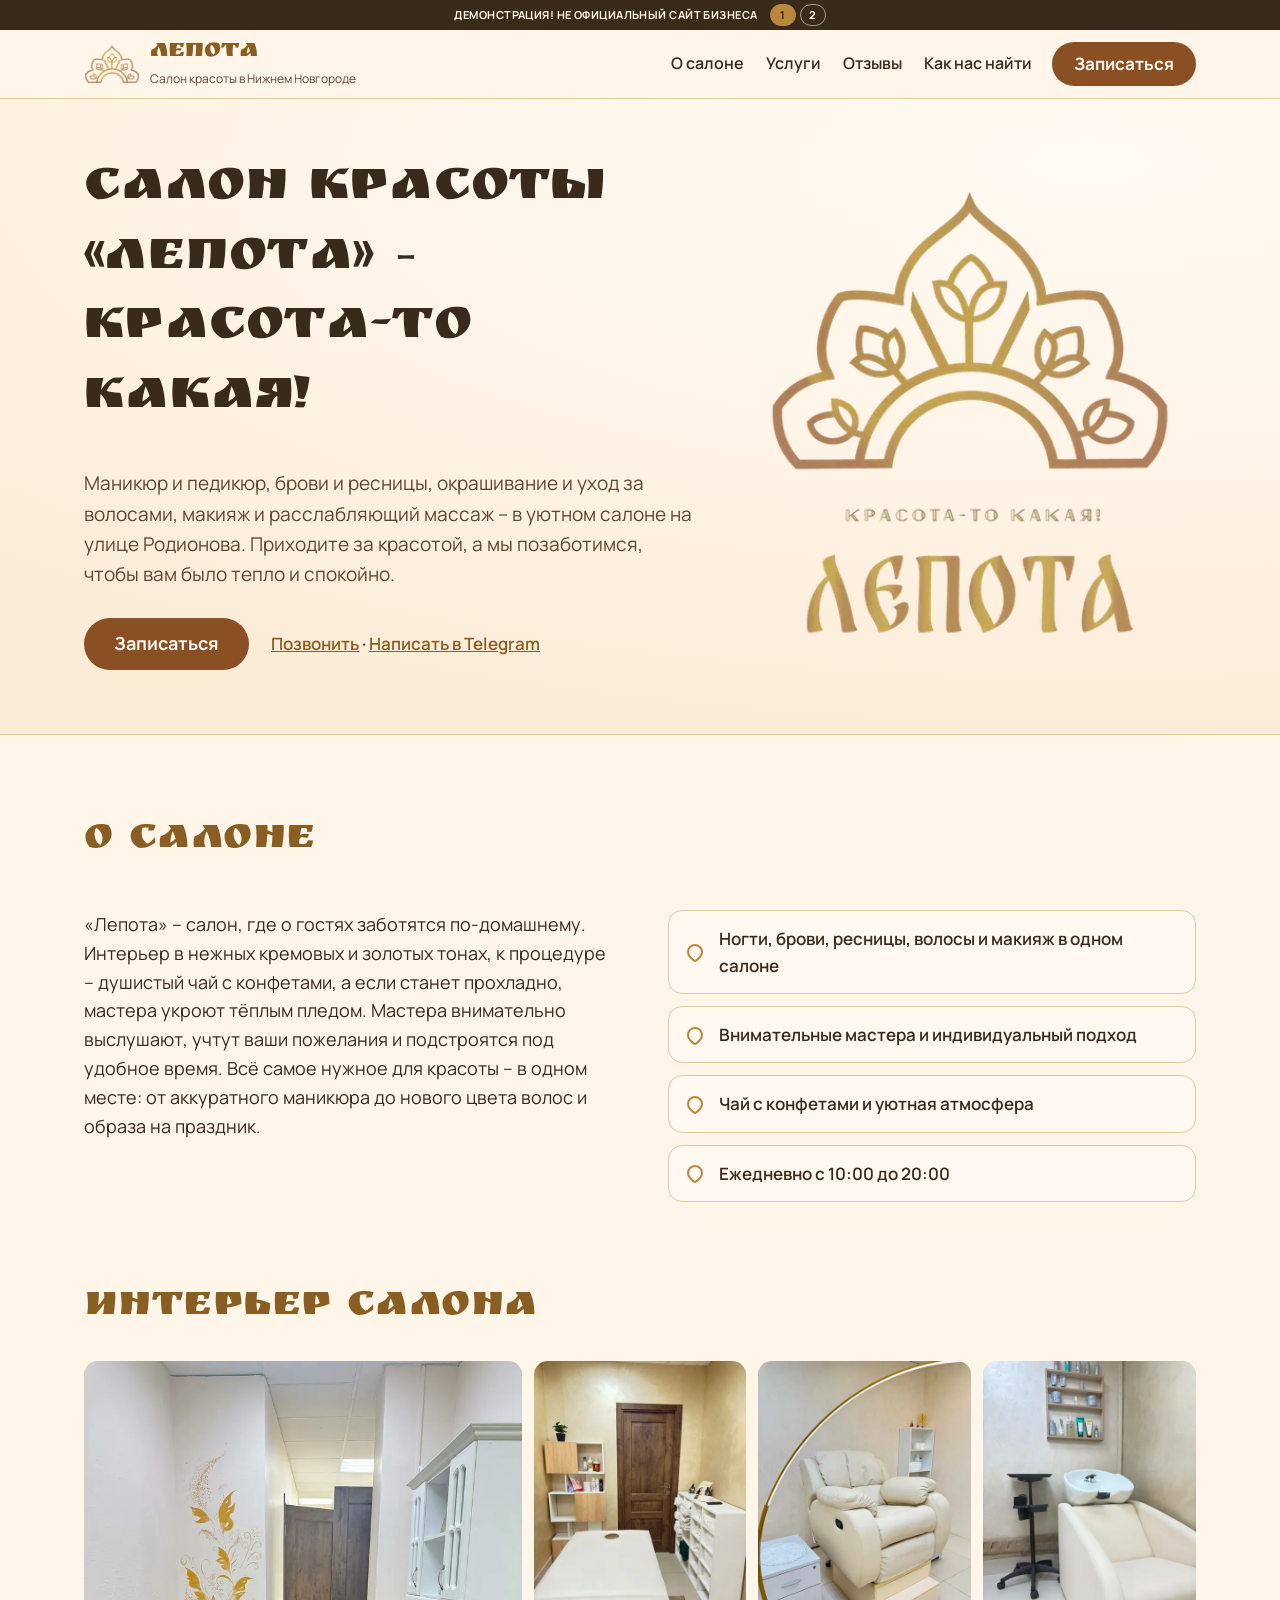
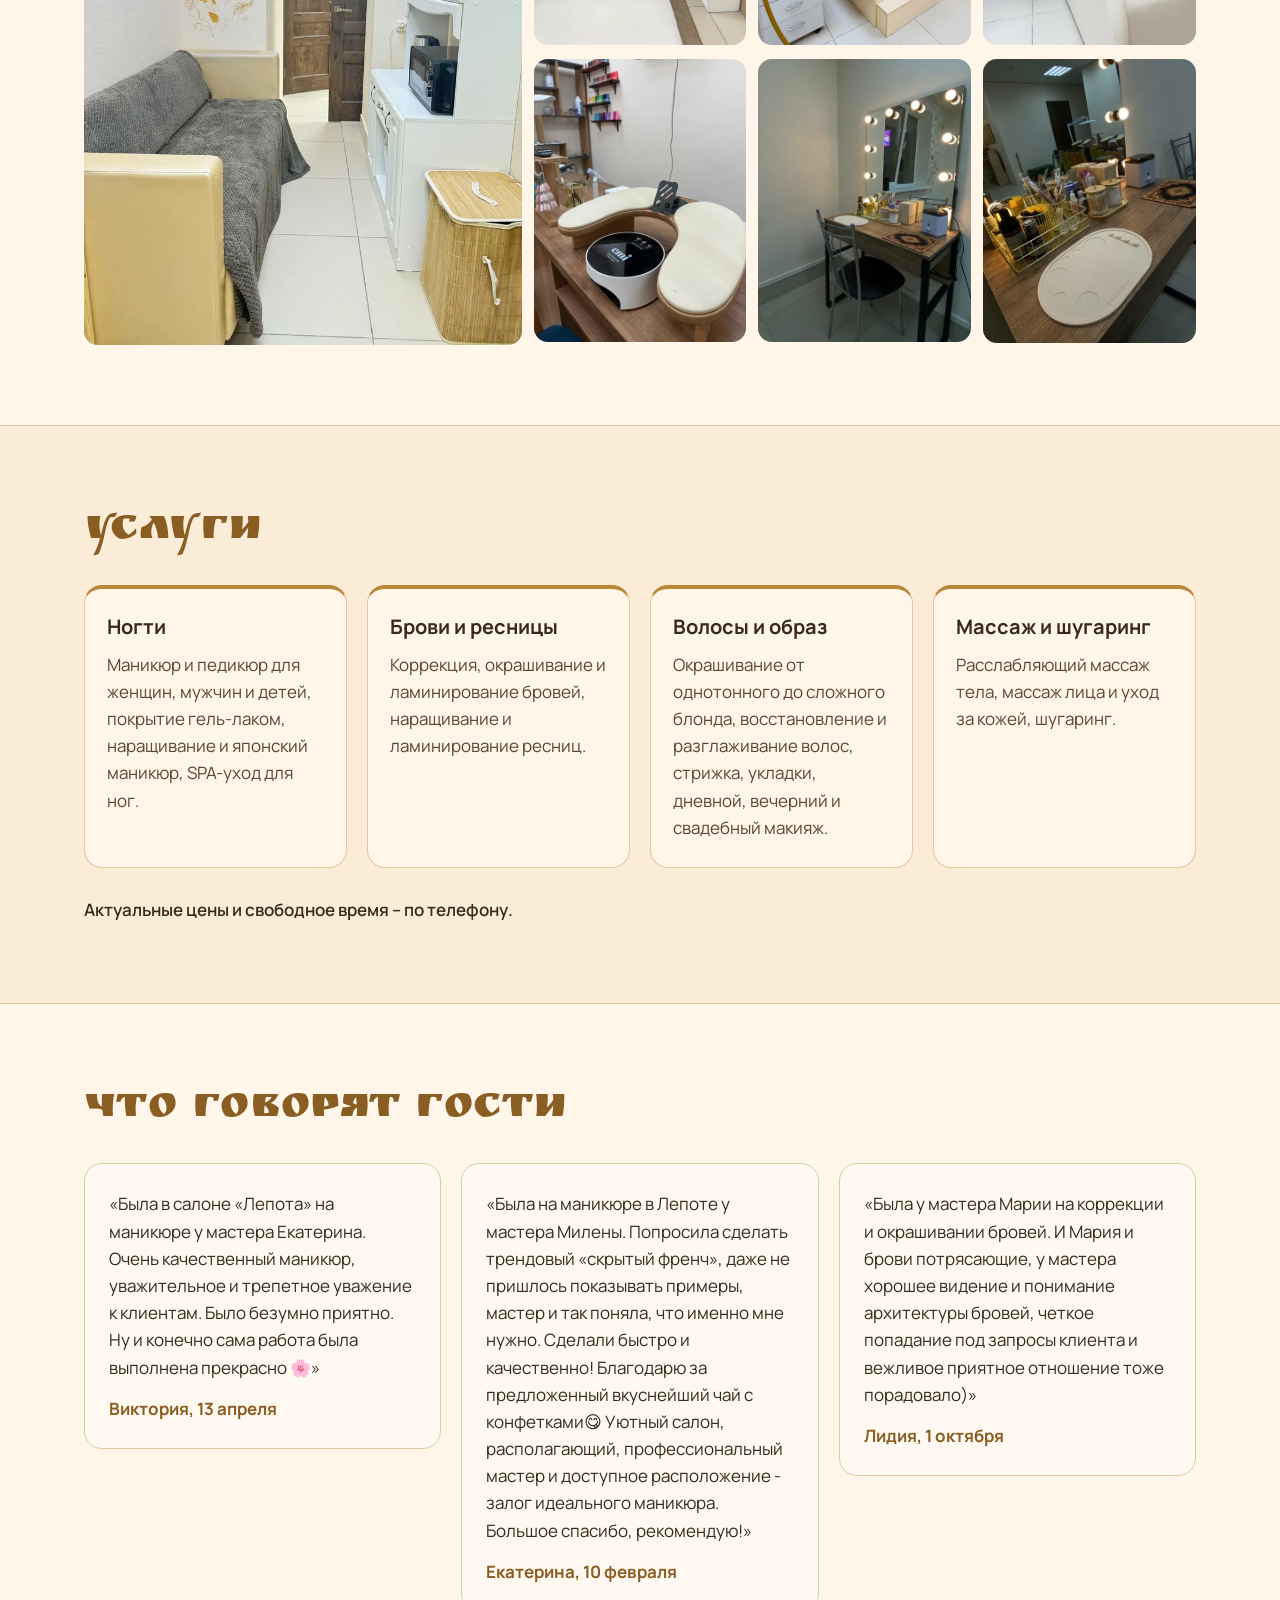
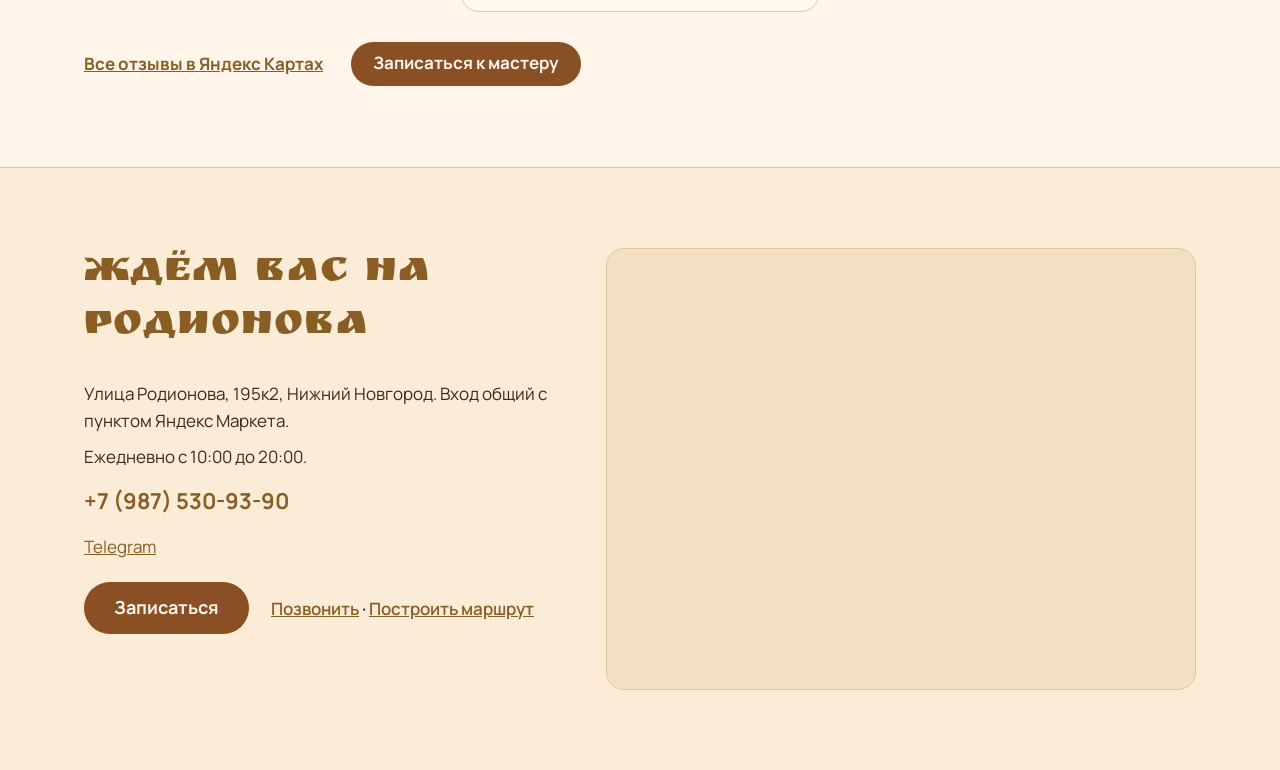
<file: index.html>
<!DOCTYPE html>
<html lang="ru">
<head>
<meta charset="utf-8">
<meta name="viewport" content="width=device-width, initial-scale=1.0">
<meta name="robots" content="noindex, nofollow">
<title>Лепота · салон красоты в Нижнем Новгороде</title>
<meta name="description"
  content="Салон красоты «Лепота» в Нижнем Новгороде на ул. Родионова, 195к2: маникюр и педикюр, брови и ресницы, окрашивание и уход за волосами, макияж и массаж.">
<meta name="theme-color" content="#fff5e9">

<link rel="icon" sizes="any" href="logos/favicon.ico">
<link rel="icon" type="image/png" sizes="32x32" href="logos/favicon-32x32.png">
<link rel="apple-touch-icon" sizes="180x180" href="logos/apple-touch-icon.png">
<link rel="preload" href="fonts/manrope-cyr.woff2" as="font" type="font/woff2" crossorigin>
<link rel="preload" href="fonts/ruslan-cyr.woff2" as="font" type="font/woff2" crossorigin>
<link rel="stylesheet" href="css/fonts.css">
<link rel="stylesheet" href="css/styles.css">
</head>
<body>
<div class="top" id="top">
  <div class="demo-strip">
    <span class="demo-strip__text">ДЕМОНСТРАЦИЯ! НЕ ОФИЦИАЛЬНЫЙ САЙТ БИЗНЕСА</span>
    <nav class="switcher" aria-label="Версии сайта">
      <a href="./" aria-current="page">1</a>
      <a href="v2/">2</a>
    </nav>
  </div>
  <header class="header">
    <div class="header__inner wrap">
      <a class="sign" href="#hero" aria-label="Лепота, на главный экран">
        <img class="sign__mark" src="img/emblem.webp" width="240" height="171" alt="">
        <span class="sign__text">
          <span class="sign__name">Лепота</span>
          <span class="sign__line">Салон красоты в Нижнем Новгороде</span>
        </span>
      </a>
      <nav class="nav" aria-label="Разделы">
        <a href="#about">О салоне</a>
        <a href="#services">Услуги</a>
        <a href="#reviews">Отзывы</a>
        <a href="#contacts">Как нас найти</a>
      </nav>
      <a class="btn btn--accent header__cta" href="tel:+79875309390">Записаться</a>
      <button class="burger" type="button" aria-expanded="false" aria-controls="menu" aria-label="Меню">
        <span></span><span></span><span></span>
      </button>
    </div>
    <nav class="menu" id="menu" aria-label="Меню" hidden>
      <a href="#about">О салоне</a>
      <a href="#services">Услуги</a>
      <a href="#reviews">Отзывы</a>
      <a href="#contacts">Как нас найти</a>
    </nav>
  </header>
</div>

<main>
  <section class="hero" id="hero">
    <div class="hero__inner wrap">
      <div class="hero__text">
        <h1>Салон красоты «Лепота» – красота-то какая!</h1>
        <p class="lead">Маникюр и педикюр, брови и ресницы, окрашивание и уход за волосами, макияж и расслабляющий массаж – в уютном салоне на улице Родионова. Приходите за красотой, а мы позаботимся, чтобы вам было тепло и спокойно.</p>
        <div class="actions">
          <a class="btn btn--accent btn--big" href="tel:+79875309390">Записаться</a>
          <p class="links"><a href="tel:+79875309390">Позвонить</a><span aria-hidden="true"> · </span><a href="https://t.me/lepota_beauty_nn" rel="noopener" target="_blank">Написать в Telegram</a></p>
        </div>
      </div>
      <div class="hero__logo">
        <img src="img/logo-full.webp" width="398" height="440" alt="Логотип салона «Лепота»: золотой кокошник и надпись «Красота-то какая! Лепота»" fetchpriority="high">
      </div>
    </div>
  </section>

  <section class="about" id="about" aria-labelledby="about-h">
    <div class="wrap about__inner">
      <h2 id="about-h">О салоне</h2>
      <p class="about__text">«Лепота» – салон, где о гостях заботятся по-домашнему. Интерьер в нежных кремовых и золотых тонах, к процедуре – душистый чай с конфетами, а если станет прохладно, мастера укроют тёплым пледом. Мастера внимательно выслушают, учтут ваши пожелания и подстроятся под удобное время. Всё самое нужное для красоты – в одном месте: от аккуратного маникюра до нового цвета волос и образа на праздник.</p>
      <ul class="facts">
        <li>Ногти, брови, ресницы, волосы и макияж в одном салоне</li>
        <li>Внимательные мастера и индивидуальный подход</li>
        <li>Чай с конфетами и уютная атмосфера</li>
        <li>Ежедневно с 10:00 до 20:00</li>
      </ul>
    </div>
  </section>

  <section class="gallery" id="gallery" aria-labelledby="gallery-h">
    <div class="wrap">
      <h2 id="gallery-h">Интерьер салона</h2>
      <ul class="gallery__grid">
        <li class="gallery__item gallery__item--big"><img class="gallery__img" src="img/interior-06-720.webp" srcset="img/interior-06-480.webp 480w, img/interior-06-720.webp 720w" sizes="(min-width: 961px) 42vw, 92vw" width="720" height="960" alt="Коридор с серым диваном, белым шкафом с микроволновкой и золотой росписью на стене" loading="lazy" decoding="async"></li>
        <li class="gallery__item"><img class="gallery__img" src="img/interior-02-720.webp" srcset="img/interior-02-480.webp 480w, img/interior-02-720.webp 720w" sizes="(min-width: 961px) 20vw, 46vw" width="720" height="960" alt="Кабинет с массажной кушеткой, белым стеллажом с полотенцами и деревянной дверью" loading="lazy" decoding="async"></li>
        <li class="gallery__item"><img class="gallery__img" src="img/interior-03-720.webp" srcset="img/interior-03-480.webp 480w, img/interior-03-720.webp 720w" sizes="(min-width: 961px) 20vw, 46vw" width="720" height="960" alt="Педикюрное кресло на подставке со ступенькой, белая тумба с ящиками и полка у стены, сбоку золотая дуга лампы" loading="lazy" decoding="async"></li>
        <li class="gallery__item"><img class="gallery__img" src="img/interior-04-720.webp" srcset="img/interior-04-480.webp 480w, img/interior-04-720.webp 720w" sizes="(min-width: 961px) 20vw, 46vw" width="720" height="960" alt="Мойка для волос с белым креслом, стойка на колёсиках и полка с уходовыми средствами" loading="lazy" decoding="async"></li>
        <li class="gallery__item"><img class="gallery__img" src="img/interior-05-720.webp" srcset="img/interior-05-480.webp 480w, img/interior-05-720.webp 720w" sizes="(min-width: 961px) 20vw, 46vw" width="720" height="960" alt="Маникюрный стол с мягким подлокотником и лампой emi, на полках у стены палитра гель-лаков" loading="lazy" decoding="async"></li>
        <li class="gallery__item"><img class="gallery__img" src="img/interior-07-720.webp" srcset="img/interior-07-480.webp 480w, img/interior-07-720.webp 720w" sizes="(min-width: 961px) 20vw, 46vw" width="720" height="960" alt="Гримёрный стол у зеркала с круглыми лампами и металлический стул" loading="lazy" decoding="async"></li>
        <li class="gallery__item"><img class="gallery__img" src="img/interior-01-720.webp" srcset="img/interior-01-480.webp 480w, img/interior-01-720.webp 720w" sizes="(min-width: 961px) 20vw, 46vw" width="720" height="960" alt="Рабочий стол у зеркала с лампами: корзина с кистями и флаконами, баночки с ватными палочками, светлый коврик; в зеркале виден зал с маникюрными столами" loading="lazy" decoding="async"></li>
      </ul>
    </div>
  </section>

  <section class="services" id="services" aria-labelledby="services-h">
    <div class="wrap">
      <h2 id="services-h">Услуги</h2>
      <ul class="cards">
        <li class="card"><h3>Ногти</h3><p>Маникюр и педикюр для женщин, мужчин и детей, покрытие гель-лаком, наращивание и японский маникюр, SPA-уход для ног.</p></li>
        <li class="card"><h3>Брови и ресницы</h3><p>Коррекция, окрашивание и ламинирование бровей, наращивание и ламинирование ресниц.</p></li>
        <li class="card"><h3>Волосы и образ</h3><p>Окрашивание от однотонного до сложного блонда, восстановление и разглаживание волос, стрижка, укладки, дневной, вечерний и свадебный макияж.</p></li>
        <li class="card"><h3>Массаж и шугаринг</h3><p>Расслабляющий массаж тела, массаж лица и уход за кожей, шугаринг.</p></li>
      </ul>
      <p class="services__note">Актуальные цены и свободное время – по телефону.</p>
    </div>
  </section>

  <section class="reviews" id="reviews" aria-labelledby="reviews-h">
    <div class="wrap">
      <h2 id="reviews-h">Что говорят гости</h2>
      <div class="review-grid">
        <figure class="review">
          <blockquote><p>«Была в салоне «Лепота» на маникюре у мастера Екатерина. Очень качественный маникюр, уважительное и трепетное уважение к клиентам. Было безумно приятно.<br>Ну и конечно сама работа была выполнена прекрасно 🌸»</p></blockquote>
          <figcaption>Виктория, 13 апреля</figcaption>
        </figure>
        <figure class="review">
          <blockquote><p>«Была на маникюре в Лепоте у мастера Милены. Попросила сделать трендовый «скрытый френч», даже не пришлось показывать примеры, мастер и так поняла, что именно мне нужно. Сделали быстро и качественно! Благодарю за предложенный вкуснейший чай с конфетками😋 Уютный салон, располагающий, профессиональный мастер и доступное расположение - залог идеального маникюра. Большое спасибо, рекомендую!»</p></blockquote>
          <figcaption>Екатерина, 10 февраля</figcaption>
        </figure>
        <figure class="review">
          <blockquote><p>«Была у мастера Марии на коррекции и окрашивании бровей. И Мария и брови потрясающие, у мастера хорошее видение и понимание архитектуры бровей, четкое попадание под запросы клиента и вежливое приятное отношение тоже порадовало)»</p></blockquote>
          <figcaption>Лидия, 1 октября</figcaption>
        </figure>
      </div>
      <div class="reviews__foot">
        <a class="more" href="https://yandex.com/maps/org/lepota/32314139566/reviews/" rel="noopener" target="_blank">Все отзывы в Яндекс Картах</a>
        <a class="btn btn--accent" href="tel:+79875309390">Записаться к мастеру</a>
      </div>
    </div>
  </section>

  <section class="contacts" id="contacts" aria-labelledby="contacts-h">
    <div class="wrap contacts__inner">
      <div class="contacts__text">
        <h2 id="contacts-h">Ждём вас на Родионова</h2>
        <address>
          <p>Улица Родионова, 195к2, Нижний Новгород. Вход общий с пунктом Яндекс Маркета.</p>
          <p>Ежедневно с 10:00 до 20:00.</p>
          <p class="contacts__phone"><a href="tel:+79875309390">+7 (987) 530-93-90</a></p>
          <p><a href="https://t.me/lepota_beauty_nn" rel="noopener" target="_blank">Telegram</a></p>
        </address>
        <div class="actions">
          <a class="btn btn--accent btn--big" href="tel:+79875309390">Записаться</a>
          <p class="links"><a href="tel:+79875309390">Позвонить</a><span aria-hidden="true"> · </span><a href="https://yandex.ru/maps/?rtext=~%D0%9D%D0%B8%D0%B6%D0%BD%D0%B8%D0%B9%20%D0%9D%D0%BE%D0%B2%D0%B3%D0%BE%D1%80%D0%BE%D0%B4%2C%20%D1%83%D0%BB%D0%B8%D1%86%D0%B0%20%D0%A0%D0%BE%D0%B4%D0%B8%D0%BE%D0%BD%D0%BE%D0%B2%D0%B0%2C%20195%D0%BA2&amp;rtt=auto" rel="noopener" target="_blank">Построить маршрут</a></p>
        </div>
      </div>
      <div class="map">
        <iframe src="https://yandex.ru/map-widget/v1/org/lepota/32314139566/" title="Салон «Лепота» на карте" loading="lazy" allowfullscreen></iframe>
      </div>
    </div>
  </section>
</main>
<script src="js/main.js" defer></script>
</body>
</html>
</file>
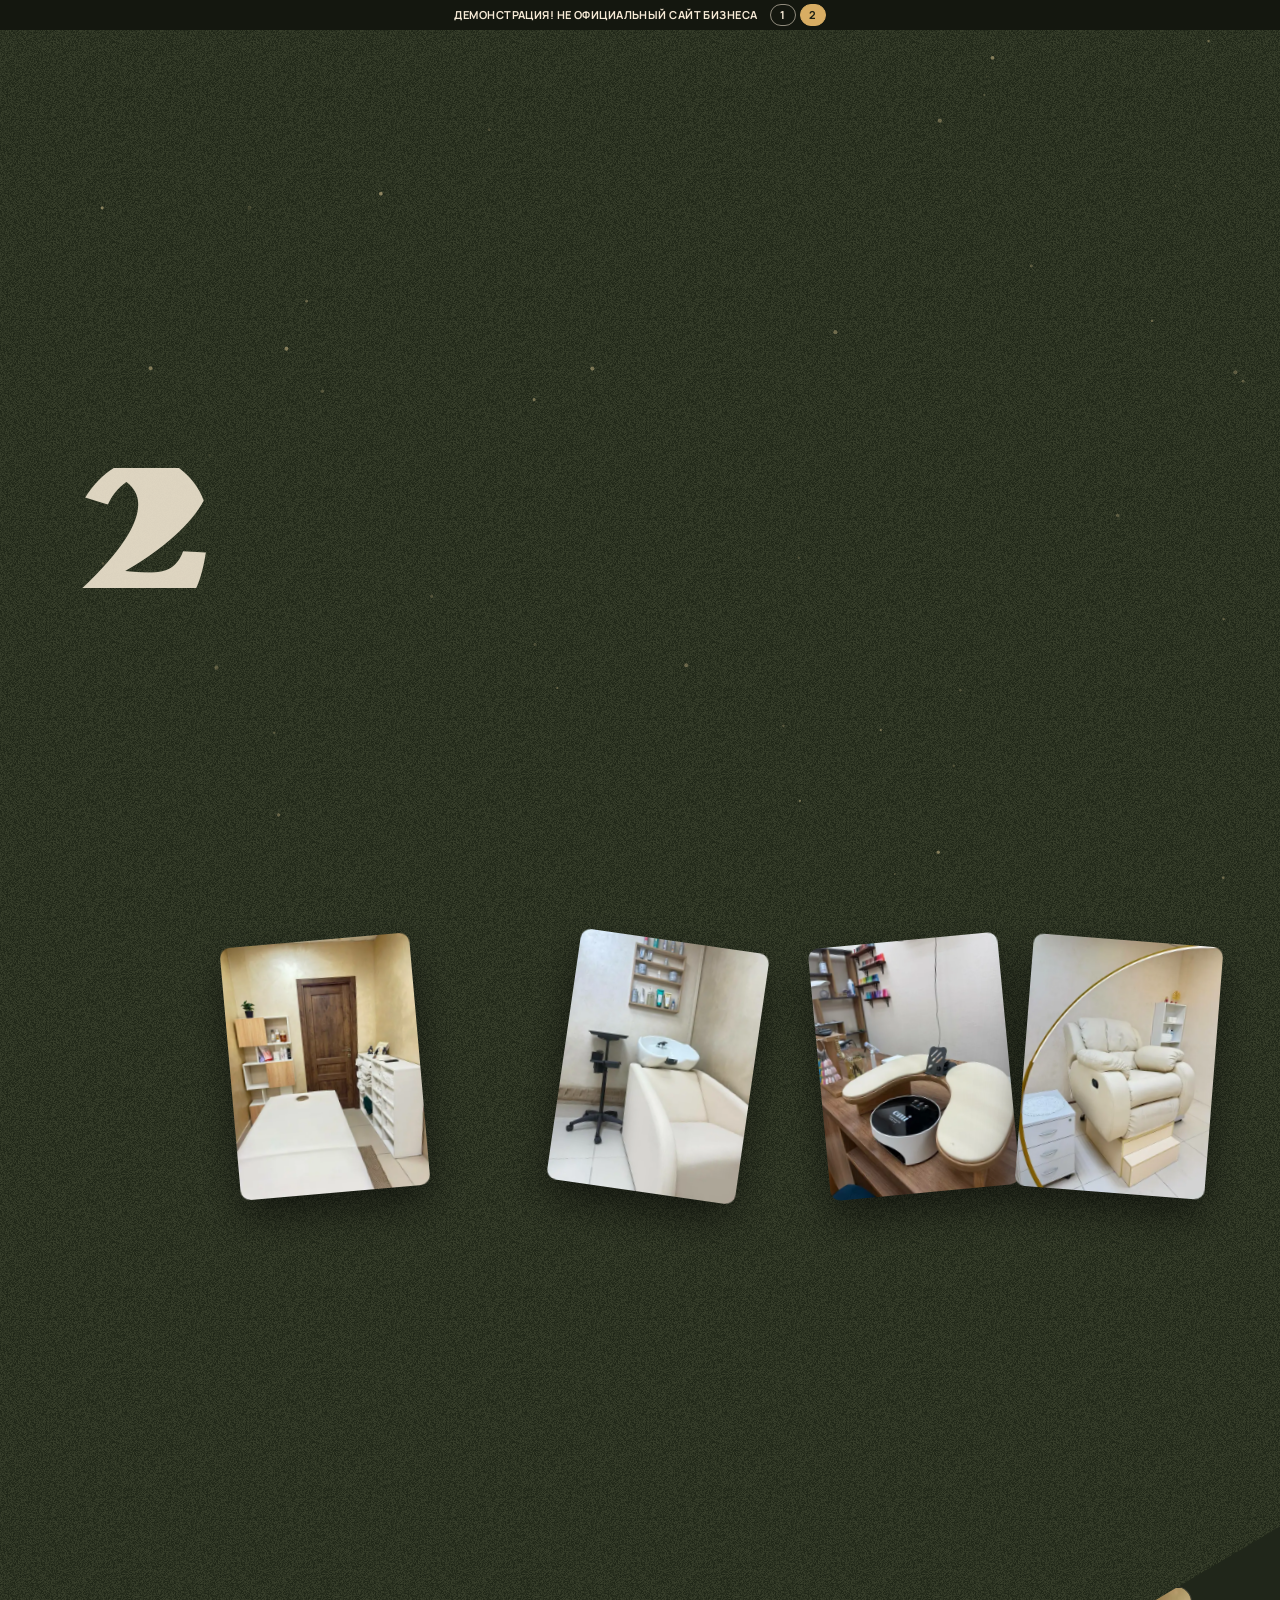
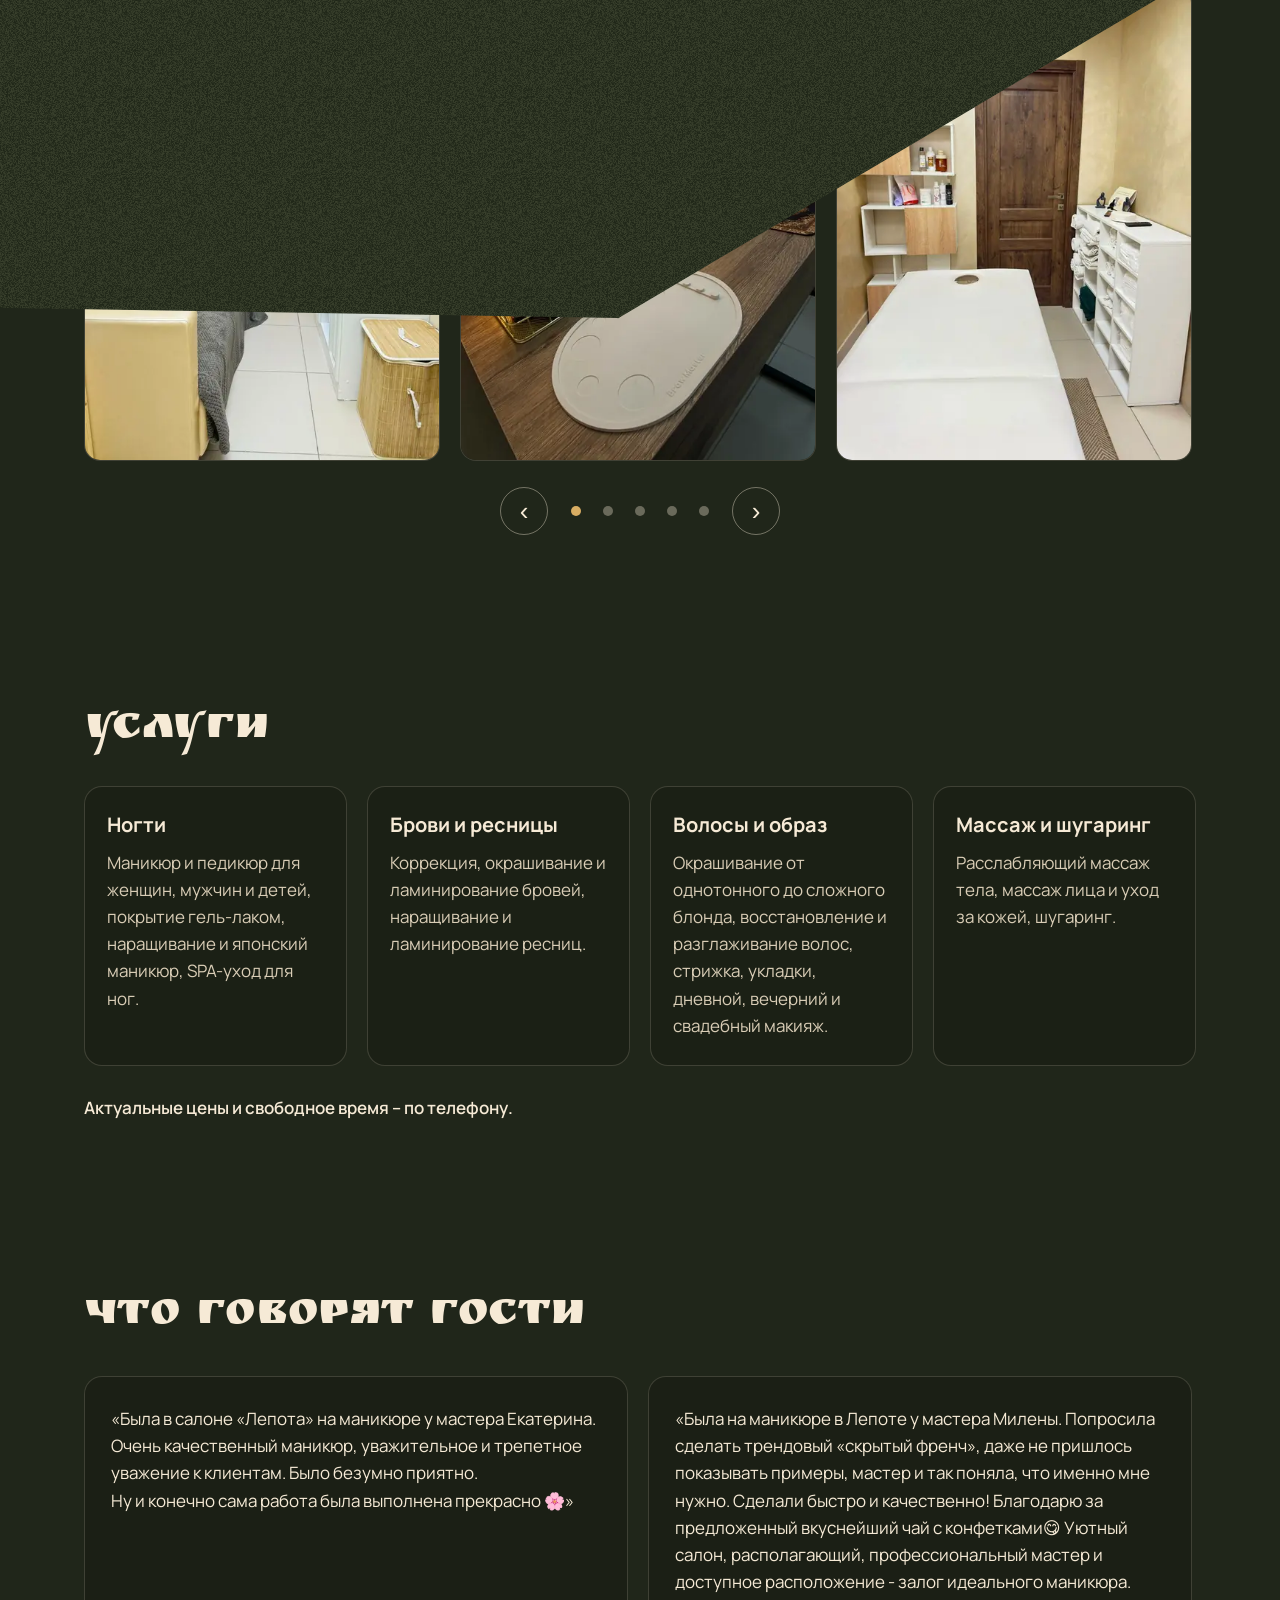
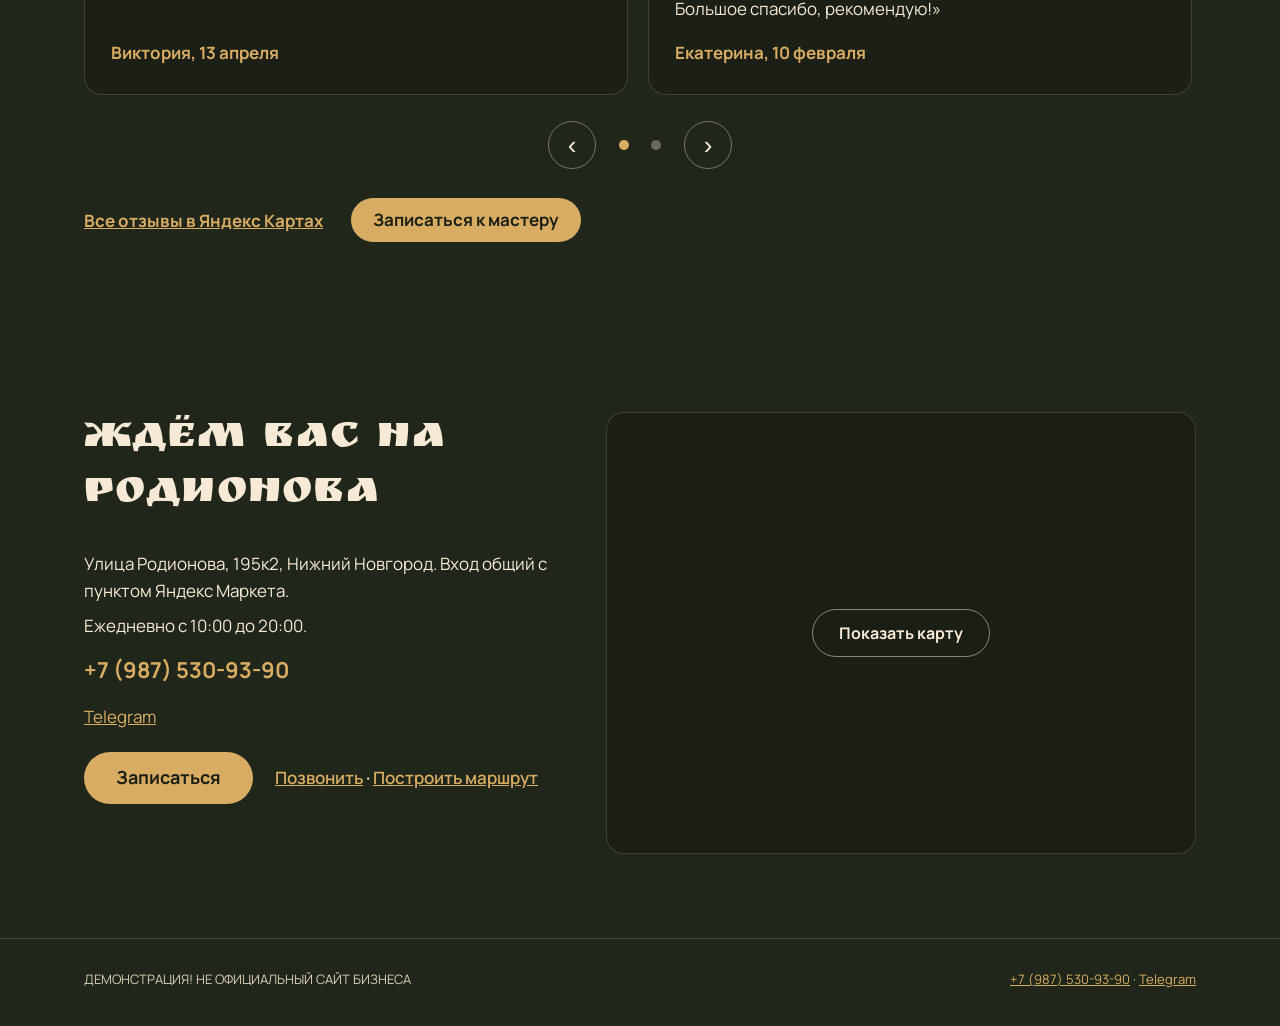
<file: v2/index.html>
<!DOCTYPE html>
<html lang="ru" class="v2">
<head>
<meta charset="utf-8">
<meta name="viewport" content="width=device-width, initial-scale=1.0">
<meta name="robots" content="noindex, nofollow">
<title>Лепота · салон красоты в Нижнем Новгороде</title>
<meta name="description"
  content="Салон красоты «Лепота» в Нижнем Новгороде на ул. Родионова, 195к2: маникюр и педикюр, брови и ресницы, окрашивание и уход за волосами, макияж и массаж.">
<meta name="theme-color" content="#2c3322">

<link rel="icon" sizes="any" href="../logos/favicon.ico">
<link rel="icon" type="image/png" sizes="32x32" href="../logos/favicon-32x32.png">
<link rel="apple-touch-icon" sizes="180x180" href="../logos/apple-touch-icon.png">
<link rel="preload" href="../fonts/manrope-cyr.woff2" as="font" type="font/woff2" crossorigin>
<link rel="preload" href="../fonts/ruslan-cyr.woff2" as="font" type="font/woff2" crossorigin>
<link rel="stylesheet" href="../css/fonts.css">
<link rel="stylesheet" href="../css/v2.css">
<script>(function(){var d=document.documentElement;if(!window.matchMedia('(prefers-reduced-motion: reduce)').matches){d.classList.add('intro-on');}})();</script>
</head>
<body>
<div class="ground" aria-hidden="true"></div>
<div class="top" id="top">
  <div class="demo-strip">
    <span class="demo-strip__text">ДЕМОНСТРАЦИЯ! НЕ ОФИЦИАЛЬНЫЙ САЙТ БИЗНЕСА</span>
    <nav class="switcher" aria-label="Версии сайта">
      <a href="../">1</a>
      <a href="./" aria-current="page">2</a>
    </nav>
  </div>
  <header class="header">
    <div class="header__inner wrap">
      <a class="sign" href="#hero" aria-label="Лепота, на главный экран">
        <img class="sign__mark" src="../img/emblem.webp" width="240" height="171" alt="">
        <span class="sign__name">Лепота</span>
      </a>
      <nav class="nav" aria-label="Разделы">
        <a href="#about">О салоне</a>
        <a href="#services">Услуги</a>
        <a href="#reviews">Отзывы</a>
        <a href="#contacts">Как нас найти</a>
      </nav>
      <a class="btn btn--accent header__cta" href="tel:+79875309390">Записаться</a>
      <button class="burger" type="button" aria-expanded="false" aria-controls="menu" aria-label="Меню">
        <span></span><span></span><span></span>
      </button>
    </div>
    <nav class="menu" id="menu" aria-label="Меню" hidden>
      <a href="#about">О салоне</a>
      <a href="#services">Услуги</a>
      <a href="#reviews">Отзывы</a>
      <a href="#contacts">Как нас найти</a>
    </nav>
  </header>
</div>

<div class="intro" id="intro" aria-hidden="true">
  <svg class="intro__wall" id="wall" xmlns="http://www.w3.org/2000/svg"></svg>
  <div class="intro__digit" id="digit"><span>3</span></div>
  <div class="intro__card intro__card--0"><img src="../img/interior-02-480.webp" width="480" height="640" alt=""></div>
  <div class="intro__card intro__card--1"><img src="../img/interior-04-480.webp" width="480" height="640" alt=""></div>
  <div class="intro__card intro__card--2"><img src="../img/interior-05-480.webp" width="480" height="640" alt=""></div>
  <div class="intro__card intro__card--3"><img src="../img/interior-03-480.webp" width="480" height="640" alt=""></div>
</div>
<canvas class="dust" id="dust" aria-hidden="true"></canvas>

<main>
  <section class="hero" id="hero">
    <div class="hero__inner wrap">
      <p class="hero__kicker">Салон красоты в Нижнем Новгороде</p>
      <h1 class="hero__word" id="word">Лепота</h1>
      <p class="hero__slogan">Красота-то какая!</p>
      <div class="hero__row">
        <figure class="hero__frame"><img src="../img/interior-06-720.webp" srcset="../img/interior-06-480.webp 480w, ../img/interior-06-720.webp 720w" sizes="(min-width: 961px) 290px, 60vw" width="720" height="960" alt="Коридор с серым диваном, белым шкафом с микроволновкой и золотой росписью на стене" fetchpriority="high"></figure>
      <div class="hero__bottom" id="hero-bottom">
        <p class="hero__care">Приходите за красотой, а мы позаботимся, чтобы вам было тепло и спокойно.</p>
        <a class="btn btn--accent btn--big" id="hero-cta" href="tel:+79875309390">Записаться</a>
      </div>
      </div>
    </div>
  </section>

  <section class="sec about" id="about" aria-labelledby="about-h">
    <div class="wrap">
      <h2 id="about-h">О салоне</h2>
      <div class="about__inner">
        <p class="about__text">«Лепота» – салон, где о гостях заботятся по-домашнему. Интерьер в нежных кремовых и золотых тонах, к процедуре – душистый чай с конфетами, а если станет прохладно, мастера укроют тёплым пледом. Мастера внимательно выслушают, учтут ваши пожелания и подстроятся под удобное время. Всё самое нужное для красоты – в одном месте: от аккуратного маникюра до нового цвета волос и образа на праздник.</p>
        <ul class="facts">
          <li>Ногти, брови, ресницы, волосы и макияж в одном салоне</li>
          <li>Внимательные мастера и индивидуальный подход</li>
          <li>Чай с конфетами и уютная атмосфера</li>
          <li>Ежедневно с 10:00 до 20:00</li>
        </ul>
      </div>
    </div>
  </section>

  <section class="sec gallery" id="gallery" aria-labelledby="gallery-h">
    <div class="wrap">
      <h2 id="gallery-h">Интерьер салона</h2>
      <div class="carousel" data-carousel>
        <div class="carousel__track" tabindex="0" role="group" aria-roledescription="карусель" aria-label="Фотографии салона">
          <figure class="pslide" role="group" aria-roledescription="слайд" aria-label="1 из 7"><img src="../img/interior-06-720.webp" srcset="../img/interior-06-480.webp 480w, ../img/interior-06-720.webp 720w" sizes="(min-width: 961px) 360px, (min-width: 561px) 46vw, 92vw" width="720" height="960" alt="Коридор с серым диваном, белым шкафом с микроволновкой и золотой росписью на стене" loading="lazy" decoding="async"></figure>
          <figure class="pslide" role="group" aria-roledescription="слайд" aria-label="2 из 7"><img src="../img/interior-01-720.webp" srcset="../img/interior-01-480.webp 480w, ../img/interior-01-720.webp 720w" sizes="(min-width: 961px) 360px, (min-width: 561px) 46vw, 92vw" width="720" height="960" alt="Рабочий стол у зеркала с лампами: корзина с кистями и флаконами, баночки с ватными палочками, светлый коврик; в зеркале виден зал с маникюрными столами" loading="lazy" decoding="async"></figure>
          <figure class="pslide" role="group" aria-roledescription="слайд" aria-label="3 из 7"><img src="../img/interior-02-720.webp" srcset="../img/interior-02-480.webp 480w, ../img/interior-02-720.webp 720w" sizes="(min-width: 961px) 360px, (min-width: 561px) 46vw, 92vw" width="720" height="960" alt="Кабинет с массажной кушеткой, белым стеллажом с полотенцами и деревянной дверью" loading="lazy" decoding="async"></figure>
          <figure class="pslide" role="group" aria-roledescription="слайд" aria-label="4 из 7"><img src="../img/interior-03-720.webp" srcset="../img/interior-03-480.webp 480w, ../img/interior-03-720.webp 720w" sizes="(min-width: 961px) 360px, (min-width: 561px) 46vw, 92vw" width="720" height="960" alt="Педикюрное кресло на подставке со ступенькой, белая тумба с ящиками и полка у стены, сбоку золотая дуга лампы" loading="lazy" decoding="async"></figure>
          <figure class="pslide" role="group" aria-roledescription="слайд" aria-label="5 из 7"><img src="../img/interior-04-720.webp" srcset="../img/interior-04-480.webp 480w, ../img/interior-04-720.webp 720w" sizes="(min-width: 961px) 360px, (min-width: 561px) 46vw, 92vw" width="720" height="960" alt="Мойка для волос с белым креслом, стойка на колёсиках и полка с уходовыми средствами" loading="lazy" decoding="async"></figure>
          <figure class="pslide" role="group" aria-roledescription="слайд" aria-label="6 из 7"><img src="../img/interior-05-720.webp" srcset="../img/interior-05-480.webp 480w, ../img/interior-05-720.webp 720w" sizes="(min-width: 961px) 360px, (min-width: 561px) 46vw, 92vw" width="720" height="960" alt="Маникюрный стол с мягким подлокотником и лампой emi, на полках у стены палитра гель-лаков" loading="lazy" decoding="async"></figure>
          <figure class="pslide" role="group" aria-roledescription="слайд" aria-label="7 из 7"><img src="../img/interior-07-720.webp" srcset="../img/interior-07-480.webp 480w, ../img/interior-07-720.webp 720w" sizes="(min-width: 961px) 360px, (min-width: 561px) 46vw, 92vw" width="720" height="960" alt="Гримёрный стол у зеркала с круглыми лампами и металлический стул" loading="lazy" decoding="async"></figure>
        </div>
        <div class="carousel__ctrl">
          <button class="carousel__btn" type="button" data-prev aria-label="Предыдущее фото">‹</button>
          <div class="carousel__dots" data-dots></div>
          <button class="carousel__btn" type="button" data-next aria-label="Следующее фото">›</button>
        </div>
      </div>
    </div>
  </section>

  <section class="sec services" id="services" aria-labelledby="services-h">
    <div class="wrap">
      <h2 id="services-h">Услуги</h2>
      <ul class="cards">
        <li class="card"><h3>Ногти</h3><p>Маникюр и педикюр для женщин, мужчин и детей, покрытие гель-лаком, наращивание и японский маникюр, SPA-уход для ног.</p></li>
        <li class="card"><h3>Брови и ресницы</h3><p>Коррекция, окрашивание и ламинирование бровей, наращивание и ламинирование ресниц.</p></li>
        <li class="card"><h3>Волосы и образ</h3><p>Окрашивание от однотонного до сложного блонда, восстановление и разглаживание волос, стрижка, укладки, дневной, вечерний и свадебный макияж.</p></li>
        <li class="card"><h3>Массаж и шугаринг</h3><p>Расслабляющий массаж тела, массаж лица и уход за кожей, шугаринг.</p></li>
      </ul>
      <p class="services__note">Актуальные цены и свободное время – по телефону.</p>
    </div>
  </section>

  <section class="sec reviews" id="reviews" aria-labelledby="reviews-h">
    <div class="wrap">
      <h2 id="reviews-h">Что говорят гости</h2>
      <div class="carousel" id="carousel" data-carousel>
        <div class="carousel__track" id="track" tabindex="0" role="group" aria-roledescription="карусель" aria-label="Отзывы гостей">
          <figure class="slide" role="group" aria-roledescription="слайд" aria-label="1 из 3">
            <blockquote><p>«Была в салоне «Лепота» на маникюре у мастера Екатерина. Очень качественный маникюр, уважительное и трепетное уважение к клиентам. Было безумно приятно.<br>Ну и конечно сама работа была выполнена прекрасно 🌸»</p></blockquote>
            <figcaption>Виктория, 13 апреля</figcaption>
          </figure>
          <figure class="slide" role="group" aria-roledescription="слайд" aria-label="2 из 3">
            <blockquote><p>«Была на маникюре в Лепоте у мастера Милены. Попросила сделать трендовый «скрытый френч», даже не пришлось показывать примеры, мастер и так поняла, что именно мне нужно. Сделали быстро и качественно! Благодарю за предложенный вкуснейший чай с конфетками😋 Уютный салон, располагающий, профессиональный мастер и доступное расположение - залог идеального маникюра. Большое спасибо, рекомендую!»</p></blockquote>
            <figcaption>Екатерина, 10 февраля</figcaption>
          </figure>
          <figure class="slide" role="group" aria-roledescription="слайд" aria-label="3 из 3">
            <blockquote><p>«Была у мастера Марии на коррекции и окрашивании бровей. И Мария и брови потрясающие, у мастера хорошее видение и понимание архитектуры бровей, четкое попадание под запросы клиента и вежливое приятное отношение тоже порадовало)»</p></blockquote>
            <figcaption>Лидия, 1 октября</figcaption>
          </figure>
        </div>
        <div class="carousel__ctrl">
          <button class="carousel__btn" type="button" id="prev" data-prev aria-label="Предыдущий отзыв">‹</button>
          <div class="carousel__dots" id="dots" data-dots></div>
          <button class="carousel__btn" type="button" id="next" data-next aria-label="Следующий отзыв">›</button>
        </div>
      </div>
      <div class="reviews__foot">
        <a class="more" href="https://yandex.com/maps/org/lepota/32314139566/reviews/" rel="noopener" target="_blank">Все отзывы в Яндекс Картах</a>
        <a class="btn btn--accent" href="tel:+79875309390">Записаться к мастеру</a>
      </div>
    </div>
  </section>

  <section class="sec contacts" id="contacts" aria-labelledby="contacts-h">
    <div class="wrap contacts__inner">
      <div class="contacts__text">
        <h2 id="contacts-h">Ждём вас на Родионова</h2>
        <address>
          <p>Улица Родионова, 195к2, Нижний Новгород. Вход общий с пунктом Яндекс Маркета.</p>
          <p>Ежедневно с 10:00 до 20:00.</p>
          <p class="contacts__phone"><a href="tel:+79875309390">+7 (987) 530-93-90</a></p>
          <p><a href="https://t.me/lepota_beauty_nn" rel="noopener" target="_blank">Telegram</a></p>
        </address>
        <div class="actions">
          <a class="btn btn--accent btn--big" href="tel:+79875309390">Записаться</a>
          <p class="links"><a href="tel:+79875309390">Позвонить</a><span aria-hidden="true"> · </span><a href="https://yandex.ru/maps/?rtext=~%D0%9D%D0%B8%D0%B6%D0%BD%D0%B8%D0%B9%20%D0%9D%D0%BE%D0%B2%D0%B3%D0%BE%D1%80%D0%BE%D0%B4%2C%20%D1%83%D0%BB%D0%B8%D1%86%D0%B0%20%D0%A0%D0%BE%D0%B4%D0%B8%D0%BE%D0%BD%D0%BE%D0%B2%D0%B0%2C%20195%D0%BA2&amp;rtt=auto" rel="noopener" target="_blank">Построить маршрут</a></p>
        </div>
      </div>
      <div class="map" id="map">
        <button class="map__load" type="button" id="map-load">Показать карту</button>
      </div>
    </div>
  </section>
</main>
<footer class="footer">
  <div class="wrap footer__inner">
    <span>ДЕМОНСТРАЦИЯ! НЕ ОФИЦИАЛЬНЫЙ САЙТ БИЗНЕСА</span>
    <span class="footer__links"><a href="tel:+79875309390">+7 (987) 530-93-90</a><span aria-hidden="true"> · </span><a href="https://t.me/lepota_beauty_nn" rel="noopener" target="_blank">Telegram</a></span>
  </div>
</footer>
<script src="../js/v2.js" defer></script>
</body>
</html>
</file>
<file: css/fonts.css>
@font-face{font-family:"Manrope";font-style:normal;font-weight:400 800;font-display:swap;src:url(../fonts/manrope-cyr.woff2) format("woff2");unicode-range:U+0301,U+0400-045F,U+0490-0491,U+04B0-04B1,U+2116}
@font-face{font-family:"Manrope";font-style:normal;font-weight:400 800;font-display:swap;src:url(../fonts/manrope-lat.woff2) format("woff2");unicode-range:U+0000-00FF,U+0131,U+0152-0153,U+02BB-02BC,U+02C6,U+02DA,U+02DC,U+0304,U+0308,U+0329,U+2000-206F,U+20AC,U+2122,U+2191,U+2193,U+2212,U+2215,U+FEFF,U+FFFD}
@font-face{font-family:"Ruslan Display";font-style:normal;font-weight:400;font-display:swap;src:url(../fonts/ruslan-cyr.woff2) format("woff2");unicode-range:U+0301,U+0400-045F,U+0490-0491,U+04B0-04B1,U+2116}
@font-face{font-family:"Ruslan Display";font-style:normal;font-weight:400;font-display:swap;src:url(../fonts/ruslan-lat.woff2) format("woff2");unicode-range:U+0000-00FF,U+0131,U+0152-0153,U+02BB-02BC,U+02C6,U+02DA,U+02DC,U+0304,U+0308,U+0329,U+2000-206F,U+20AC,U+2122,U+2191,U+2193,U+2212,U+2215,U+FEFF,U+FFFD}
</file>
<file: css/styles.css>
:root{
  --cream:#fff5e9; --paper:#fbecd8; --sand:#f3dfc4; --ink:#3a2a1c; --ink-soft:#5e4632;
  --gold:#b8893a; --gold-deep:#8a5e22; --accent:#8b4f24; --accent-hover:#733f1b; --line:#e2c89f;
  --display:"Ruslan Display",Georgia,serif; --body:"Manrope",system-ui,-apple-system,"Segoe UI",Arial,sans-serif;
  --wrap:1160px; --top-h:0px;
}
*,*::before,*::after{box-sizing:border-box}
html{scroll-behavior:smooth;-webkit-text-size-adjust:100%}
@media (prefers-reduced-motion:reduce){html{scroll-behavior:auto}}
body{margin:0;background:var(--cream);color:var(--ink);font:400 17px/1.6 var(--body);overflow-x:clip}
img{max-width:100%;height:auto;display:block}
a{color:var(--gold-deep)}
a:hover{color:var(--accent)}
:focus-visible{outline:3px solid var(--accent);outline-offset:3px;border-radius:4px}
.wrap{max-width:var(--wrap);margin:0 auto;padding:0 24px}
h1,h2,h3{line-height:1.2;margin:0 0 .6em;color:var(--ink)}
h2{font-family:var(--display);font-weight:400;font-size:clamp(30px,4.2vw,44px);color:var(--gold-deep);letter-spacing:.01em}
h3{font-size:20px;font-weight:700}
section{scroll-margin-top:calc(var(--top-h) + 12px)}

/* top: demo strip + sticky header */
.top{position:sticky;top:0;z-index:50}
.demo-strip{display:flex;align-items:center;justify-content:center;gap:12px;min-height:30px;padding:4px 10px;background:var(--ink);color:var(--cream);font:700 11px/1.25 var(--body);letter-spacing:.04em;text-align:center}
.switcher{display:flex;gap:4px;flex:none}
.switcher a{display:inline-flex;align-items:center;justify-content:center;min-width:26px;height:22px;padding:0 6px;border:1px solid rgba(255,245,233,.55);border-radius:11px;color:var(--cream);text-decoration:none;font-weight:700}
.switcher a[aria-current="page"]{background:var(--gold);border-color:var(--gold);color:var(--ink)}
.switcher a:hover{border-color:var(--cream)}
.header{background:rgba(255,245,233,.97);border-bottom:1px solid var(--line);backdrop-filter:saturate(1.2) blur(6px)}
.header__inner{display:flex;align-items:center;gap:20px;min-height:68px}
.sign{display:flex;align-items:center;gap:10px;text-decoration:none;color:var(--ink);flex:none}
.sign__mark{width:56px;height:auto}
.sign__text{display:flex;flex-direction:column}
.sign__name{font-family:var(--display);font-size:26px;line-height:1;color:var(--gold-deep)}
.sign__line{font-size:12px;color:var(--ink-soft);margin-top:4px}
.nav{display:flex;gap:22px;margin-left:auto}
.nav a{color:var(--ink);text-decoration:none;font-weight:600;font-size:16px;padding:8px 0}
.nav a:hover{color:var(--accent)}
.btn{display:inline-flex;align-items:center;justify-content:center;min-height:44px;padding:10px 22px;border-radius:999px;font-weight:700;text-decoration:none;line-height:1.2;text-align:center}
.btn--accent{background:var(--accent);color:#fff8ef}
.btn--accent:hover{background:var(--accent-hover);color:#fff8ef}
.btn--big{min-height:52px;padding:14px 30px;font-size:18px}
.burger{display:none;width:44px;height:44px;border:1px solid var(--line);border-radius:12px;background:#fff;cursor:pointer;flex:none;align-items:center;justify-content:center;flex-direction:column;gap:5px;padding:0}
.burger span{display:block;width:20px;height:2px;background:var(--ink);border-radius:2px;transition:transform .2s,opacity .2s}
.burger[aria-expanded="true"] span:nth-child(1){transform:translateY(7px) rotate(45deg)}
.burger[aria-expanded="true"] span:nth-child(2){opacity:0}
.burger[aria-expanded="true"] span:nth-child(3){transform:translateY(-7px) rotate(-45deg)}
.menu{background:var(--cream);border-bottom:1px solid var(--line);padding:6px 24px 14px;display:flex;flex-direction:column}
.menu[hidden]{display:none}
.menu a{display:flex;align-items:center;min-height:48px;color:var(--ink);text-decoration:none;font-weight:600;font-size:18px;border-bottom:1px solid var(--sand)}
.menu a:last-child{border-bottom:0}

/* hero */
.hero{background:radial-gradient(120% 90% at 85% 10%,#fffaf2 0%,var(--cream) 45%,var(--paper) 100%);border-bottom:1px solid var(--line)}
.hero__inner{display:grid;grid-template-columns:1.15fr .85fr;gap:48px;align-items:center;padding-top:56px;padding-bottom:64px}
.hero h1{font-family:var(--display);font-weight:400;font-size:clamp(34px,4.6vw,58px);color:var(--ink);letter-spacing:.005em}
.lead{font-size:19px;color:var(--ink-soft);max-width:36em;margin:0 0 28px}
.actions{display:flex;flex-wrap:wrap;align-items:center;gap:14px 22px}
.links{margin:0;font-weight:600}
.links a{display:inline-block;padding:10px 0}
.hero__logo{justify-self:center;max-width:420px;width:100%}
.hero__logo img{width:100%}

/* about */
.about{padding:80px 0}
.about__inner{display:grid;grid-template-columns:1fr 1fr;gap:16px 56px;align-items:start}
.about h2{grid-column:1/-1}
.about__text{margin:0;font-size:18px}
.facts{list-style:none;margin:0;padding:0;display:grid;gap:12px}
.facts li{position:relative;padding:14px 18px 14px 50px;background:#fff9f1;border:1px solid var(--line);border-radius:14px;font-weight:600}
.facts li::before{content:"";position:absolute;left:18px;top:50%;width:16px;height:16px;margin-top:-8px;border:2px solid var(--gold);border-radius:50% 50% 4px 50%;transform:rotate(45deg)}

/* services */
.services{padding:80px 0;background:var(--paper);border-top:1px solid var(--line);border-bottom:1px solid var(--line)}
.cards{list-style:none;margin:0;padding:0;display:grid;grid-template-columns:repeat(4,1fr);gap:20px}
.card{background:var(--cream);border:1px solid var(--line);border-radius:18px;padding:26px 22px;border-top:4px solid var(--gold)}
.card p{margin:0;color:var(--ink-soft)}
.services__note{margin:28px 0 0;font-weight:600}

/* reviews */
.reviews{padding:80px 0}
.review-grid{display:grid;grid-template-columns:repeat(3,1fr);gap:20px;align-items:start}
.review{margin:0;background:#fff9f1;border:1px solid var(--line);border-radius:18px;padding:26px 24px}
.review blockquote{margin:0}
.review blockquote p{margin:0 0 14px}
.review figcaption{font-weight:700;color:var(--gold-deep)}
.reviews__foot{display:flex;flex-wrap:wrap;align-items:center;gap:16px 28px;margin-top:28px}
.more{font-weight:700;padding:10px 0}

/* contacts */
.contacts{padding:80px 0;background:var(--paper);border-top:1px solid var(--line)}
.contacts__inner{display:grid;grid-template-columns:.9fr 1.1fr;gap:40px;align-items:start}
address{font-style:normal;margin-bottom:22px}
address p{margin:0 0 8px}
.contacts__phone a{font-size:22px;font-weight:700;text-decoration:none;display:inline-block;padding:6px 0}
.map{position:relative;aspect-ratio:4/3;border-radius:18px;overflow:hidden;border:1px solid var(--line);background:var(--sand)}
.map iframe{position:absolute;inset:0;width:100%;height:100%;border:0}


/* gallery: whole photos, 3:4, no cropping */
.gallery{padding:0 0 80px}
.gallery__grid{list-style:none;margin:0;padding:0;display:grid;grid-template-columns:repeat(5,1fr);gap:12px}
.gallery__item{margin:0;aspect-ratio:3/4;background:var(--sand);border-radius:14px;overflow:hidden}
.gallery__item--big{grid-column:span 2;grid-row:span 2;aspect-ratio:auto}
.gallery__img{width:100%;height:100%;object-fit:contain}
@media (max-width:520px){
  .gallery__grid{grid-template-columns:repeat(2,1fr);gap:8px}
  .gallery__item--big{aspect-ratio:3/4}
}

@media (max-width:1100px){
  .sign__line{display:none}
  .nav{gap:16px}
  .cards{grid-template-columns:repeat(2,1fr)}
}
@media (max-width:960px){
  .nav{display:none}
  .burger{display:inline-flex}
  .header__cta{margin-left:auto}
  .hero__inner{grid-template-columns:1fr;gap:24px;padding-top:28px;padding-bottom:48px}
  .hero__logo{order:-1;max-width:230px}
  .about__inner,.contacts__inner{grid-template-columns:1fr}
  .review-grid{grid-template-columns:1fr}
}
@media (max-width:560px){
  body{font-size:16px}
  .wrap{padding:0 16px}
  .header__inner{gap:10px;min-height:60px}
  .sign{gap:6px}
  .sign__mark{width:40px}
  .sign__name{font-size:20px}
  .header__cta{padding:8px 14px;font-size:15px}
  .burger{width:44px;height:44px}
  .menu{padding:4px 16px 12px}
  .cards{grid-template-columns:1fr}
  .hero__logo{max-width:140px}
  .lead{font-size:17px}
  .about,.services,.reviews,.contacts{padding:56px 0}
  .gallery{padding:0 0 56px}
  .demo-strip{font-size:10px;gap:8px;padding:4px 6px;letter-spacing:.02em}
}
@media (max-width:360px){
  .header__inner{gap:8px}
  .sign__mark{width:34px}
  .sign__name{font-size:18px}
  .header__cta{padding:8px 11px;font-size:14px}
}
</file>
<file: css/v2.css>
:root{
  --olive:#2c3322; --olive-deep:#20261a; --olive-soft:#3a4230; --cream:#f6ead6; --cream-soft:#d9cdb6;
  --gold:#d8ad63; --gold-hover:#e6c07c; --line:rgba(246,234,214,.16);
  --display:"Ruslan Display",Georgia,serif; --body:"Manrope",system-ui,-apple-system,"Segoe UI",Arial,sans-serif;
  --wrap:1160px; --top-h:0px;
}
*,*::before,*::after{box-sizing:border-box}
html{scroll-behavior:smooth;-webkit-text-size-adjust:100%;background:var(--olive-deep)}
@media (prefers-reduced-motion:reduce){html{scroll-behavior:auto}}
html.intro-on{overflow:hidden}
body{margin:0;color:var(--cream);font:400 17px/1.6 var(--body);overflow-x:clip;background:transparent}
img{max-width:100%;height:auto;display:block}
a{color:var(--gold)}
a:hover{color:var(--gold-hover)}
:focus-visible{outline:3px solid var(--gold);outline-offset:3px;border-radius:4px}
.wrap{max-width:var(--wrap);margin:0 auto;padding:0 24px}
h1,h2,h3{line-height:1.2;margin:0 0 .6em}
h2{font-family:var(--display);font-weight:400;font-size:clamp(30px,4.2vw,46px);color:var(--cream);letter-spacing:.01em}
h3{font-size:20px;font-weight:700;color:var(--cream)}
section{scroll-margin-top:calc(var(--top-h) + 12px)}

/* drawn ground: fixed, sized to the large viewport so the mobile address bar does not resize it */
.ground{position:fixed;left:0;top:0;width:100%;height:100vh;height:100lvh;z-index:-1;pointer-events:none;
  background:
   radial-gradient(60vmax 45vmax at 0% 0%,rgba(216,173,99,.20),transparent 70%),
   radial-gradient(55vmax 45vmax at 100% 0%,rgba(216,173,99,.14),transparent 70%),
   radial-gradient(60vmax 50vmax at 100% 100%,rgba(216,173,99,.18),transparent 70%),
   radial-gradient(50vmax 40vmax at 0% 100%,rgba(216,173,99,.12),transparent 70%),
   linear-gradient(180deg,#2f3624 0%,var(--olive) 50%,#272d1d 100%)}

/* top */
.top{position:sticky;top:0;z-index:60}
.demo-strip{position:relative;z-index:2;display:flex;align-items:center;justify-content:center;gap:12px;min-height:30px;padding:4px 10px;background:#14170f;color:var(--cream);font:700 11px/1.25 var(--body);letter-spacing:.04em;text-align:center}
.switcher{display:flex;gap:4px;flex:none}
.switcher a{display:inline-flex;align-items:center;justify-content:center;min-width:26px;height:22px;padding:0 6px;border:1px solid rgba(246,234,214,.55);border-radius:11px;color:var(--cream);text-decoration:none;font-weight:700}
.switcher a[aria-current="page"]{background:var(--gold);border-color:var(--gold);color:#1c1f14}
.header{background:rgba(32,38,26,.9);border-bottom:1px solid var(--line);backdrop-filter:blur(8px)}
html.intro-on .header{visibility:hidden}
.header__inner{display:flex;align-items:center;gap:20px;min-height:66px}
.sign{display:flex;align-items:center;gap:10px;text-decoration:none;color:var(--cream);flex:none}
.sign__mark{width:52px;height:auto}
.sign__name{font-family:var(--display);font-size:24px;line-height:1;color:var(--cream)}
.nav{display:flex;gap:22px;margin-left:auto}
.nav a{color:var(--cream);text-decoration:none;font-weight:600;padding:8px 0}
.nav a:hover{color:var(--gold-hover)}
.btn{display:inline-flex;align-items:center;justify-content:center;min-height:44px;padding:10px 22px;border-radius:999px;font-weight:700;text-decoration:none;line-height:1.2;text-align:center}
.btn--accent{background:var(--gold);color:#1c1f14}
.btn--accent:hover{background:var(--gold-hover);color:#1c1f14}
.btn--big{min-height:52px;padding:14px 32px;font-size:18px}
.burger{display:none;width:44px;height:44px;border:1px solid rgba(246,234,214,.35);border-radius:12px;background:transparent;cursor:pointer;flex:none;align-items:center;justify-content:center;flex-direction:column;gap:5px;padding:0}
.burger span{display:block;width:20px;height:2px;background:var(--cream);border-radius:2px;transition:transform .2s,opacity .2s}
.burger[aria-expanded="true"] span:nth-child(1){transform:translateY(7px) rotate(45deg)}
.burger[aria-expanded="true"] span:nth-child(2){opacity:0}
.burger[aria-expanded="true"] span:nth-child(3){transform:translateY(-7px) rotate(-45deg)}
.menu{background:rgba(32,38,26,.97);border-bottom:1px solid var(--line);padding:6px 24px 14px;display:flex;flex-direction:column}
.menu[hidden]{display:none}
.menu a{display:flex;align-items:center;min-height:48px;color:var(--cream);text-decoration:none;font-weight:600;font-size:18px;border-bottom:1px solid var(--line)}
.menu a:last-child{border-bottom:0}

/* intro wall */
.intro{display:none}
html.intro-on .intro{display:block;position:fixed;inset:0;z-index:45;cursor:pointer}
.intro__wall{position:absolute;inset:0;width:100%;height:100%;display:block;overflow:visible}
.intro__digit{position:absolute;left:6vw;bottom:8vh;font-family:var(--display);font-size:clamp(110px,26vw,240px);line-height:.9;color:rgba(246,234,214,.88);pointer-events:none}
.intro__digit span{display:block}
.intro__card{position:absolute;top:0;width:clamp(110px,15vw,190px);aspect-ratio:3/4;border-radius:10px;overflow:hidden;background:#1c2015;box-shadow:0 18px 40px rgba(0,0,0,.5);transform:translateY(-120%);pointer-events:none}
.intro__card img{width:100%;height:100%;object-fit:contain}
.intro__card--0{left:18%}.intro__card--1{left:44%}.intro__card--2{left:64%}.intro__card--3{left:80%}
.dust{position:fixed;inset:0;width:100%;height:100%;z-index:47;pointer-events:none}

/* hero */
.hero{position:relative}
.hero__inner{min-height:calc(100svh - var(--top-h));display:flex;flex-direction:column;align-items:center;justify-content:center;text-align:center;padding-top:40px;padding-bottom:40px}
.hero__kicker{margin:0 0 6px;font-weight:600;letter-spacing:.12em;text-transform:uppercase;font-size:13px;color:var(--cream-soft)}
.hero__word{position:relative;z-index:46;margin:0;font-family:var(--display);font-weight:400;font-size:clamp(62px,19vw,200px);line-height:1.02;color:var(--cream);letter-spacing:.02em;
  text-shadow:0 0 28px rgba(216,173,99,.45),0 0 70px rgba(216,173,99,.25);white-space:nowrap;max-width:100%}
html.intro-on .hero__word{opacity:0}
.hero__slogan{margin:4px 0 0;font-family:var(--display);font-size:clamp(18px,2.4vw,26px);color:var(--cream-soft)}
.hero__row{margin-top:clamp(16px,3vh,32px);display:flex;align-items:flex-end;justify-content:center;gap:40px}
.hero__frame{margin:0;flex:none;height:min(44svh,380px);aspect-ratio:3/4;border-radius:14px;overflow:hidden;border:1px solid rgba(246,234,214,.25);box-shadow:0 24px 60px rgba(0,0,0,.45),0 0 0 8px rgba(20,23,15,.35);background:#1c2015}
.hero__frame img{width:100%;height:100%;object-fit:contain}
.hero__bottom{display:flex;flex-direction:column;align-items:flex-start;text-align:left;gap:18px;max-width:20em;padding-bottom:6px}
.hero__care{margin:0;font-size:19px;color:var(--cream)}

/* sections */
.sec{padding:84px 0}
.about__inner{display:grid;grid-template-columns:1fr 1fr;gap:20px 56px;align-items:start}
.about__text{margin:0;font-size:18px}
.facts{list-style:none;margin:0;padding:0;display:grid;gap:12px}
.facts li{padding:14px 18px;border:1px solid var(--line);border-radius:14px;background:rgba(20,23,15,.35);font-weight:600}
.cards{list-style:none;margin:0;padding:0;display:grid;grid-template-columns:repeat(4,1fr);gap:20px}
.card{padding:26px 22px;border:1px solid var(--line);border-radius:18px;background:rgba(20,23,15,.35)}
.card p{margin:0;color:var(--cream-soft)}
.services__note{margin:28px 0 0;font-weight:600}

.carousel{position:relative}
.carousel__track{display:flex;gap:20px;overflow-x:auto;scroll-snap-type:x mandatory;scrollbar-width:none;overscroll-behavior-x:contain;padding:4px 2px 8px}
.carousel__track::-webkit-scrollbar{display:none}
.pslide{flex:0 0 calc((100% - 40px)/3);scroll-snap-align:start;margin:0;aspect-ratio:3/4;border-radius:16px;overflow:hidden;border:1px solid var(--line);background:#1c2015}
.pslide img{width:100%;height:100%;object-fit:contain}
.reveal .pslide img{clip-path:circle(0% at 50% 50%);transition:clip-path .9s cubic-bezier(.3,.7,.2,1)}
.reveal.revealed .pslide img{clip-path:circle(75% at 50% 50%)}
.reveal.revealed.settled .pslide img{clip-path:none;transition:none}
.slide{flex:0 0 calc((100% - 20px)/2);scroll-snap-align:start;margin:0;padding:28px 26px;border:1px solid var(--line);border-radius:18px;background:rgba(20,23,15,.4);display:flex;flex-direction:column;justify-content:space-between}
.slide blockquote{margin:0}
.slide blockquote p{margin:0 0 16px}
.slide figcaption{font-weight:700;color:var(--gold)}
.carousel__ctrl{display:flex;align-items:center;justify-content:center;gap:14px;margin-top:18px}
.carousel__btn{width:48px;height:48px;border-radius:50%;border:1px solid rgba(246,234,214,.4);background:transparent;color:var(--cream);font-size:26px;line-height:1;cursor:pointer}
.carousel__btn:hover{border-color:var(--gold);color:var(--gold)}
.carousel__dots{display:flex;gap:4px}
.carousel__dots button{width:28px;height:28px;border:0;background:transparent;padding:0;cursor:pointer;display:flex;align-items:center;justify-content:center}
.carousel__dots button::before{content:"";width:10px;height:10px;border-radius:50%;background:rgba(246,234,214,.35)}
.carousel__dots button[aria-current="true"]::before{background:var(--gold)}
.carousel__dots button[hidden]{display:none}
.reviews__foot{display:flex;flex-wrap:wrap;align-items:center;gap:16px 28px;margin-top:28px}
.more{font-weight:700;padding:10px 0}

.contacts__inner{display:grid;grid-template-columns:.9fr 1.1fr;gap:40px;align-items:start}
address{font-style:normal;margin-bottom:22px}
address p{margin:0 0 8px}
.contacts__phone a{font-size:22px;font-weight:700;text-decoration:none;display:inline-block;padding:6px 0}
.actions{display:flex;flex-wrap:wrap;align-items:center;gap:14px 22px}
.links{margin:0;font-weight:600}
.links a{display:inline-block;padding:10px 0}
.map{position:relative;aspect-ratio:4/3;border-radius:18px;overflow:hidden;border:1px solid var(--line);background:rgba(20,23,15,.45);display:flex;align-items:center;justify-content:center}
.map iframe{position:absolute;inset:0;width:100%;height:100%;border:0}
.map__load{min-height:48px;padding:12px 26px;border-radius:999px;border:1px solid rgba(246,234,214,.5);background:transparent;color:var(--cream);font:700 16px var(--body);cursor:pointer}
.map__load:hover{border-color:var(--gold);color:var(--gold)}

.footer{padding:22px 0 28px;border-top:1px solid var(--line);font-size:13px;color:var(--cream-soft)}
.footer__inner{display:flex;flex-wrap:wrap;gap:8px 20px;justify-content:space-between;align-items:center}
.footer a{display:inline-block;padding:8px 0}

@media (max-width:1100px){.nav{gap:16px}.cards{grid-template-columns:repeat(2,1fr)}}
@media (max-width:960px){
  .nav{display:none}
  .burger{display:inline-flex}
  .header__cta{margin-left:auto}
  .about__inner,.contacts__inner{grid-template-columns:1fr}
  .slide{flex-basis:100%}
  .pslide{flex-basis:calc((100% - 20px)/2)}
  .hero__row{flex-direction:column;align-items:center;gap:16px}
  .hero__frame{height:auto;width:min(56vw,280px)}
  .hero__bottom{align-items:center;text-align:center;max-width:40em}
}
@media (max-width:560px){
  body{font-size:16px}
  .wrap{padding:0 16px}
  .header__inner{gap:10px;min-height:60px}
  .sign{gap:6px}
  .sign__mark{width:40px}
  .sign__name{font-size:20px}
  .header__cta{padding:8px 14px;font-size:15px}
  .menu{padding:4px 16px 12px}
  .cards{grid-template-columns:1fr}
  .sec{padding:60px 0}
  .hero__care{font-size:17px}
  .hero__bottom .btn{width:100%}
  .hero__bottom{width:100%}
  .pslide{flex-basis:100%}
  .hero__inner{padding-top:20px;padding-bottom:24px}
  .demo-strip{font-size:10px;gap:8px;padding:4px 6px;letter-spacing:.02em}
  .footer__inner{flex-direction:column;align-items:flex-start}
}
@media (max-width:400px){
  .carousel__ctrl{gap:8px}
  .carousel__btn{width:44px;height:44px}
  .carousel__dots{gap:0}
  .carousel__dots button{width:24px;height:24px}
}
@media (max-width:360px){
  .header__inner{gap:8px}
  .sign__mark{width:34px}
  .sign__name{font-size:18px}
  .header__cta{padding:8px 11px;font-size:14px}
}
</file>
